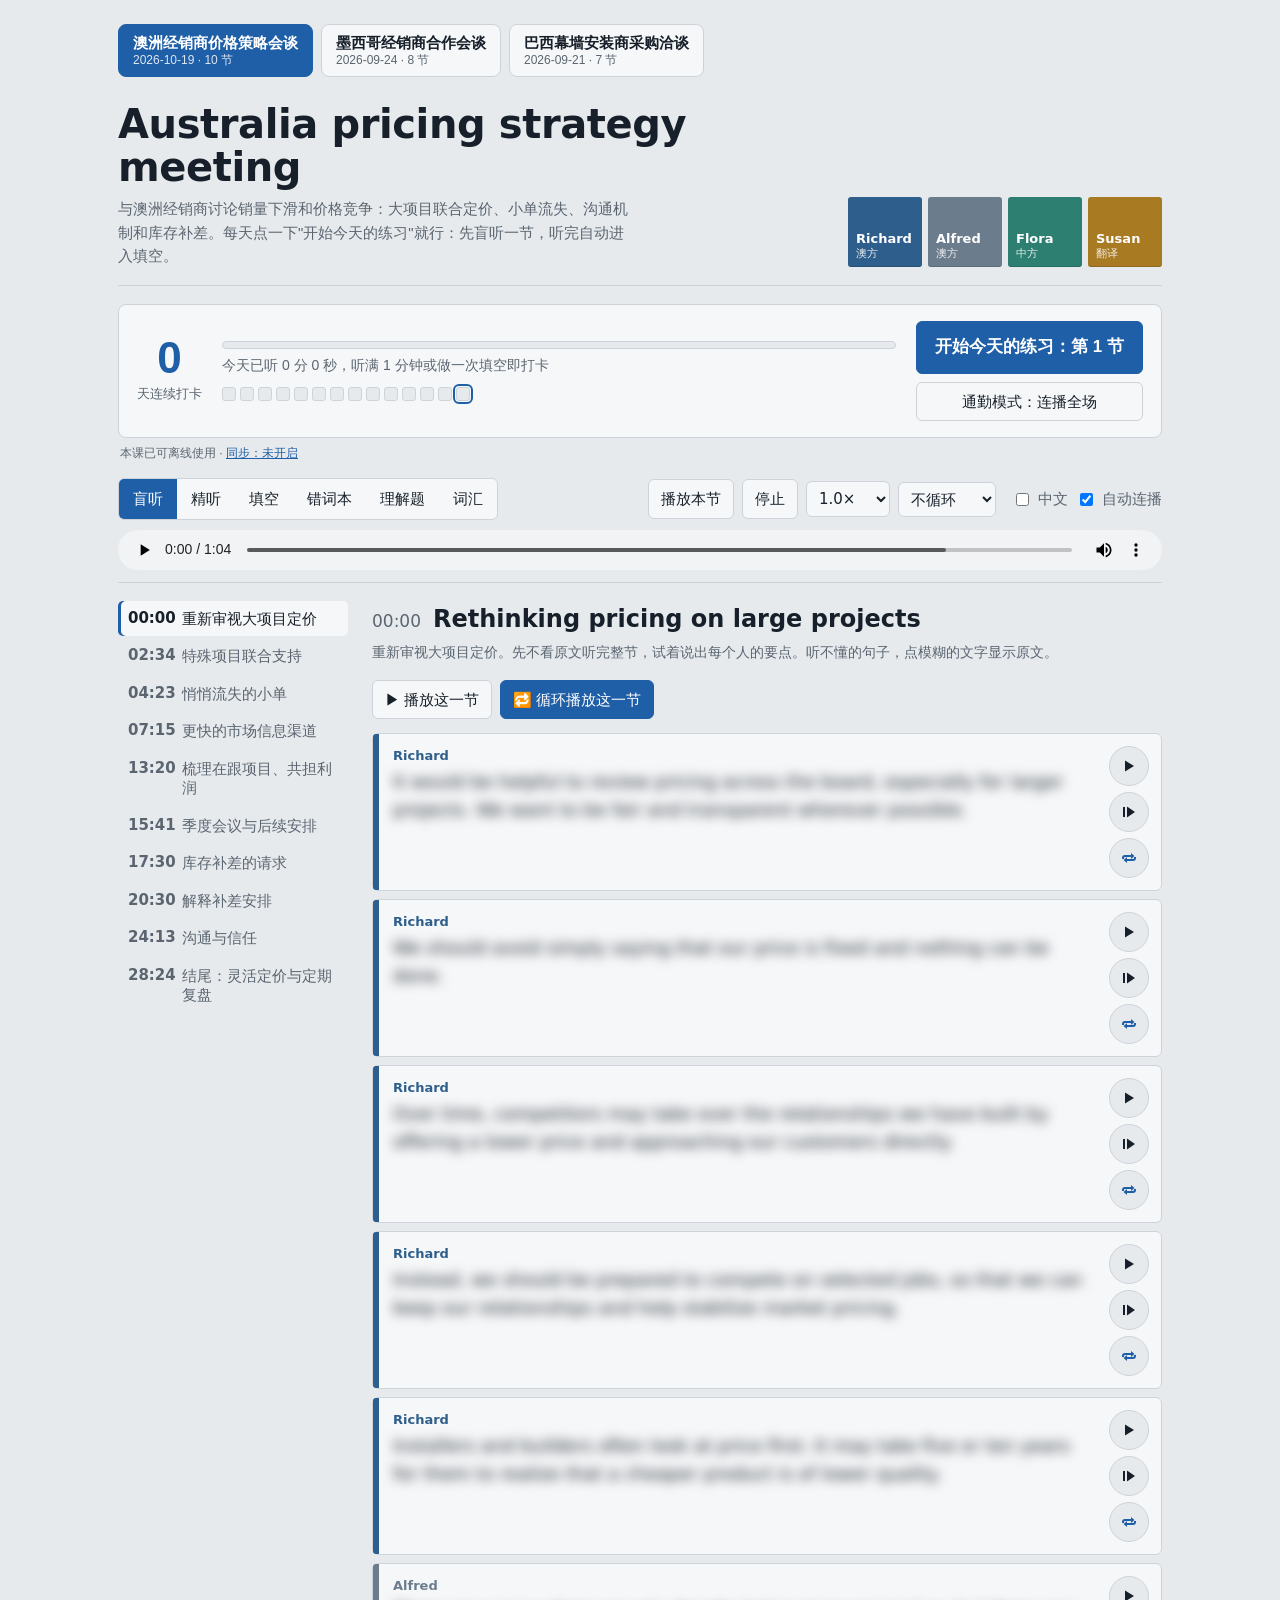
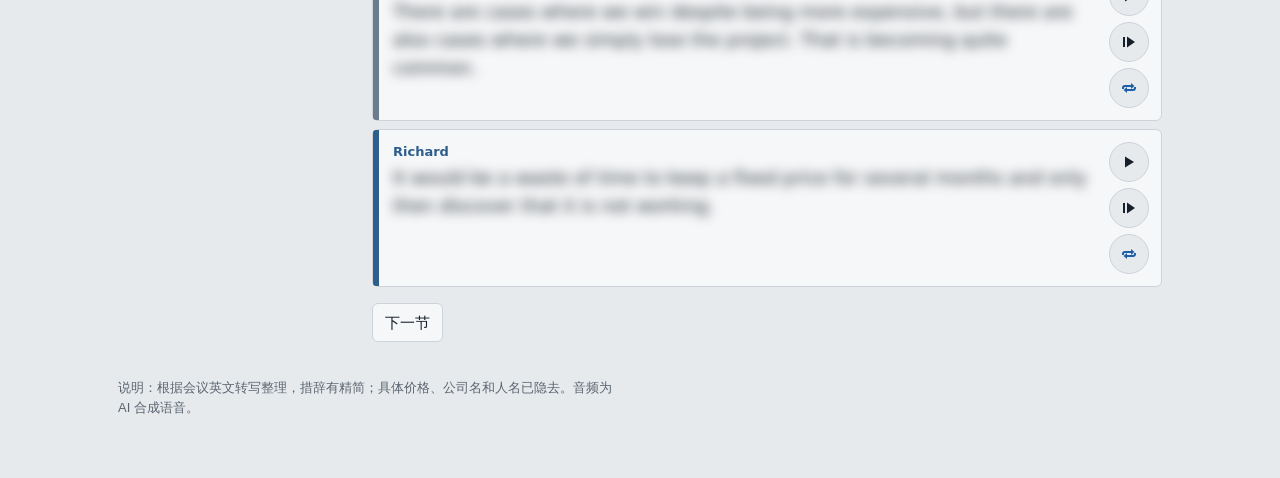
<file: listening/index.html>
<!DOCTYPE html>
<html lang="zh-CN"><head><meta charset="utf-8">
<meta name="viewport" content="width=device-width, initial-scale=1, viewport-fit=cover">
<meta name="apple-mobile-web-app-capable" content="yes"><meta name="mobile-web-app-capable" content="yes">
<meta name="apple-mobile-web-app-title" content="会议听力"><meta name="apple-mobile-web-app-status-bar-style" content="default">
<meta name="theme-color" content="#E7EAED" media="(prefers-color-scheme: light)"><meta name="theme-color" content="#14191F" media="(prefers-color-scheme: dark)">
<link rel="manifest" href="manifest.webmanifest">
<link rel="apple-touch-icon" href="icon-180.png"><link rel="icon" href="icon-192.png">
<title>会议听力训练</title>
<link rel="stylesheet" href="style.css">
</head>
<body><div class="wrap">
<nav class="lessons zh" id="lessonTabs" aria-label="选择课程"></nav>
<header><div>
  <h1 id="title">会议听力训练</h1>
  <p class="sub zh" id="intro"></p></div>
  <div class="swatches" id="swatches" aria-label="说话人"></div></header>

<section class="today zh" aria-label="今日进度">
<div class="streak"><b id="streakN">0</b><span>天连续打卡</span></div>
<div><div class="meter"><i id="goalFill"></i></div><span id="goalTxt"></span><div class="dots" id="dots" aria-label="最近 14 天"></div></div>
<div class="acts"><button class="btn primary big" id="startToday">开始今天的练习</button><button class="btn" id="commute">通勤模式：连播全场</button></div>
</section>
<p class="status zh"><span id="offline">正在准备离线版…</span> · <button class="linkbtn" id="syncBtn">同步：未开启</button></p>

<div class="bar">
<div class="modes" role="group" aria-label="练习模式">
<button data-mode="blind" class="zh">盲听</button><button data-mode="intensive" class="zh">精听</button><button data-mode="dictation" class="zh">填空</button><button data-mode="wrong" class="zh">错词本<span id="wrongBadge"></span></button><button data-mode="quiz" class="zh">理解题</button><button data-mode="vocab" class="zh">词汇</button></div>
<div class="ctrl"><button class="btn zh" id="playAll">播放本节</button><button class="btn zh" id="stop">停止</button>
<select id="rate" aria-label="语速"><option value="0.75">0.75×</option><option value="0.9">0.9×</option><option value="1" selected>1.0×</option><option value="1.25">1.25×</option><option value="1.5">1.5×</option><option value="2">2.0×</option></select>
<select id="loop" aria-label="循环" class="zh"><option value="off">不循环</option><option value="line">单句循环</option><option value="sec">本节循环</option></select><span id="loopN" class="loopn zh"></span>
<label class="tg zh"><input type="checkbox" id="showZh">中文</label><label class="tg zh"><input type="checkbox" id="auto" checked>自动连播</label></div>
<audio id="au" controls preload="metadata" playsinline style="width:100%"></audio>
</div>
<div class="main"><nav class="sections" id="nav" aria-label="会议章节"></nav><section id="content" aria-live="polite"><p class="hint zh">加载中…</p></section></div>
<footer class="zh" id="note"></footer>
</div>

<dialog id="syncDlg" class="zh">
<form method="dialog">
<h3>手机和电脑同步进度</h3>
<div id="syncOff">
  <p>不用注册账号。在一台设备上点"生成同步码"，再把同步码输入到另一台设备，两边的打卡和错词本就会自动合并。</p>
  <p><button type="button" class="btn primary" id="syncNew">生成同步码</button></p>
  <p>已经有同步码？<br><input id="syncIn" placeholder="xxxx-xxxx-xxxx-xxxx-xxxx" autocomplete="off" autocapitalize="off" spellcheck="false"> <button type="button" class="btn" id="syncJoin">使用</button></p>
</div>
<div id="syncOn" hidden>
  <p>同步已开启。你的同步码：</p>
  <p><code id="syncCode"></code> <button type="button" class="btn" id="syncCopy">复制</button></p>
  <p class="hint">在另一台设备打开本页 → 点"同步" → 输入这个码。同步码相当于密码，别发给别人。</p>
  <p><button type="button" class="btn" id="syncNow">立即同步</button> <button type="button" class="btn" id="syncOffBtn">在本设备关闭同步</button></p>
  <p class="hint" id="syncMsg"></p>
</div>
<p class="hint" style="border-top:1px solid var(--line);padding-top:10px">想从头开始？<button type="button" class="linkbtn" id="resetBtn" style="font-size:14px">清空所有进度</button></p>
<p><button class="btn">关闭</button></p>
</form>
</dialog>

<script src="config.js"></script>
<script src="app.js"></script>
</body></html>
</file>
<file: listening/style.css>
:root{
  --bg:#E7EAED; --panel:#F6F7F8; --line:#CDD3D9; --ink:#17202A; --muted:#5A6570;
  --accent:#1F5FA8; --spkmix:100%; --accent-soft:#DCE7F4; --ok:#1E7A4F; --bad:#B23A2E; --hl:#FFF4D6;
  box-sizing:border-box;
  padding-top:env(safe-area-inset-top,0px); padding-bottom:env(safe-area-inset-bottom,0px);
}
@media (prefers-color-scheme: dark){ :root:not([data-theme="light"]){
  --bg:#14191F; --panel:#1C232B; --line:#2E3842; --ink:#E6EAEE; --muted:#9AA6B2;
  --accent:#6FA3E0; --spkmix:62%; --accent-soft:#1F3148; --ok:#5CC08F; --bad:#E0776B; --hl:#3A3320;
}}
:root[data-theme="dark"]{
  --bg:#14191F; --panel:#1C232B; --line:#2E3842; --ink:#E6EAEE; --muted:#9AA6B2;
  --accent:#6FA3E0; --spkmix:62%; --accent-soft:#1F3148; --ok:#5CC08F; --bad:#E0776B; --hl:#3A3320;
}
*,*::before,*::after{box-sizing:inherit}
html{scroll-padding-top:env(safe-area-inset-top,0px)}
body{margin:0;background:var(--bg);color:var(--ink);font-family:"Barlow","Noto Sans SC",system-ui,-apple-system,"PingFang SC","Microsoft YaHei",sans-serif;font-size:17px;line-height:1.55}
.zh{font-family:"Noto Sans SC","PingFang SC","Microsoft YaHei",sans-serif}
button,select,input{font:inherit;color:inherit}
button{cursor:pointer}
:focus-visible{outline:2px solid var(--accent);outline-offset:2px}
.wrap{max-width:1080px;margin:0 auto;padding:20px 18px 60px}

header{display:grid;grid-template-columns:1fr auto;gap:16px;align-items:end;padding:8px 0 18px;border-bottom:1px solid var(--line)}
h1{font-size:clamp(26px,4.4vw,40px);line-height:1.08;margin:0;font-weight:700;letter-spacing:-.01em}
.sub{color:var(--muted);margin:8px 0 0;font-size:15px;max-width:62ch}
.swatches{display:flex;gap:6px}
.sw{width:74px;padding:34px 8px 7px;border-radius:3px;color:#fff;font-size:13px;font-weight:600;line-height:1.2;box-shadow:inset 0 -1px 0 rgba(0,0,0,.15)}
.sw small{display:block;font-weight:400;opacity:.85;font-size:11px}

audio{height:40px}
.bar{position:sticky;top:env(safe-area-inset-top,0px);z-index:5;background:var(--bg);padding:12px 0;display:flex;flex-wrap:wrap;gap:10px;align-items:center;border-bottom:1px solid var(--line)}
.modes{display:flex;background:var(--panel);border:1px solid var(--line);border-radius:6px;overflow:hidden}
.modes button{border:0;background:none;padding:8px 14px;font-size:15px}
.modes button[aria-pressed="true"]{background:var(--accent);color:#fff}
.ctrl{display:flex;gap:8px;align-items:center;flex-wrap:wrap;margin-left:auto}
.btn{border:1px solid var(--line);background:var(--panel);border-radius:6px;padding:7px 12px;font-size:15px}
.btn.primary{background:var(--accent);border-color:var(--accent);color:#fff}
select{border:1px solid var(--line);background:var(--panel);border-radius:6px;padding:7px 8px;font-size:15px}
label.tg{display:flex;gap:6px;align-items:center;font-size:15px;color:var(--muted)}

.main{display:grid;grid-template-columns:230px 1fr;gap:24px;margin-top:18px}
nav.sections{display:flex;flex-direction:column;gap:2px;position:sticky;top:76px;align-self:start}
nav.sections button{text-align:left;border:0;background:none;padding:8px 10px;border-radius:5px;display:grid;grid-template-columns:48px 1fr;gap:6px;font-size:15px;line-height:1.3;color:var(--muted)}
nav.sections button .ts{font-variant-numeric:tabular-nums;font-weight:600}
nav.sections button[aria-current="true"]{background:var(--panel);color:var(--ink);box-shadow:inset 3px 0 0 var(--accent)}
nav.sections button .done{color:var(--ok);font-size:12px}

.sectitle{display:flex;align-items:baseline;gap:12px;margin:0 0 4px}
.sectitle h2{margin:0;font-size:24px;font-weight:600}
.sectitle .ts{color:var(--muted);font-variant-numeric:tabular-nums}
.hint{color:var(--muted);font-size:14px;margin:0 0 16px}

.line{display:grid;grid-template-columns:6px 1fr auto;gap:0 14px;background:var(--panel);border:1px solid var(--line);border-radius:6px;padding:12px 12px 12px 0;margin-bottom:8px;transition:background .2s}
.line.playing{background:var(--hl)}
.line .bar-c{border-radius:3px 0 0 3px;margin:-12px 0 -12px 0}
.who{font-size:13px;font-weight:600;margin-bottom:2px}
.en{font-size:18px;max-width:68ch}
.en.hidden{filter:blur(6px);user-select:none;cursor:pointer}
.zhline{color:var(--muted);font-size:15px;margin-top:4px;max-width:60ch}
.lbtns{display:flex;flex-direction:column;gap:6px}
.icon{width:36px;height:36px;border-radius:50%;border:1px solid var(--line);background:var(--bg);display:grid;place-items:center;padding:0}
.icon svg{width:16px;height:16px;fill:currentColor}

.blank{border:0;border-bottom:2px solid var(--accent);background:var(--accent-soft);padding:0 4px;font-size:17px;border-radius:3px 3px 0 0;min-width:4ch}
.blank.ok{border-color:var(--ok);background:transparent;color:var(--ok);font-weight:600}
.blank.bad{border-color:var(--bad)}
.ans{color:var(--bad);font-size:14px;margin-left:3px}
.score{margin:14px 0;font-size:16px}

.q{background:var(--panel);border:1px solid var(--line);border-radius:6px;padding:14px 16px;margin-bottom:12px}
.q p{margin:0 0 10px;font-weight:500}
.opt{display:block;width:100%;text-align:left;border:1px solid var(--line);background:var(--bg);border-radius:5px;padding:8px 12px;margin-bottom:6px;font-size:16px}
.opt.right{border-color:var(--ok);color:var(--ok);font-weight:600}
.opt.wrong{border-color:var(--bad);color:var(--bad)}
.expl{font-size:14px;color:var(--muted);margin-top:4px}

table.vocab{width:100%;border-collapse:collapse;background:var(--panel);border:1px solid var(--line);border-radius:6px}
.vocab td,.vocab th{padding:9px 12px;border-bottom:1px solid var(--line);text-align:left;vertical-align:top;font-size:16px}
.vocab th{font-weight:600;color:var(--muted);font-size:14px}
.vwrap{overflow-x:auto}
.warn{background:var(--hl);border-radius:6px;padding:10px 14px;font-size:14px;margin:14px 0}
footer{color:var(--muted);font-size:13px;margin-top:36px;max-width:70ch}

@media (max-width:760px){
  header{grid-template-columns:1fr}
  .swatches{order:-1}
  .sw{width:auto;flex:1;padding-top:22px}
  .main{grid-template-columns:1fr}
  nav.sections{flex-direction:row;overflow-x:auto;position:static;padding-bottom:4px}
  nav.sections button{grid-template-columns:auto;white-space:nowrap}
  nav.sections button .nm{display:none}
  .ctrl{margin-left:0}
  .en{font-size:17px}
}
@media (prefers-reduced-motion:reduce){*{transition:none!important}}

.today{display:grid;grid-template-columns:auto 1fr auto;gap:20px;align-items:center;background:var(--panel);border:1px solid var(--line);border-radius:8px;padding:16px 18px;margin:18px 0 6px}
.streak{text-align:center;min-width:76px}
.streak b{display:block;font-size:44px;line-height:1;font-weight:700;color:var(--accent);font-variant-numeric:tabular-nums}
.streak span{font-size:13px;color:var(--muted)}
.meter{height:8px;background:var(--bg);border-radius:4px;overflow:hidden;border:1px solid var(--line)}
.meter i{display:block;height:100%;width:0;background:var(--ok);transition:width .4s}
#goalTxt{display:block;font-size:14px;color:var(--muted);margin-top:6px}
.dots{display:flex;gap:5px;margin-top:10px}
.dot{width:14px;height:14px;border-radius:3px;background:var(--bg);border:1px solid var(--line)}
.dot.on{background:var(--ok);border-color:var(--ok)}
.dot.now{outline:2px solid var(--accent);outline-offset:1px}
.acts{display:flex;flex-direction:column;gap:8px}
.btn.big{font-size:17px;padding:12px 18px;font-weight:600}
#sync{font-size:12px;color:var(--muted);margin:0 0 4px 2px}
.flow{background:var(--accent-soft);border-left:3px solid var(--accent);padding:10px 14px;border-radius:4px;margin-bottom:14px;font-size:15px}
.pn{display:flex;gap:10px;margin-top:16px}
.meta{font-weight:400;color:var(--muted)}
.lbtns .icon{width:40px;height:40px}
@media (max-width:760px){
  .today{grid-template-columns:auto 1fr;gap:14px}
  .acts{grid-column:1/-1}
  .btn.big{width:100%}
  h1{font-size:24px}.sub{display:none}
  .sw{padding-top:12px;font-size:12px}
  .bar{position:static}
  #au{position:sticky;top:env(safe-area-inset-top,0px);z-index:6;background:var(--bg)}
  .modes{overflow-x:auto;max-width:100%}.modes button{padding:8px 11px;white-space:nowrap}
}

.lesson-pick{display:inline-flex;gap:8px;align-items:center;font-size:14px;color:var(--muted);margin-bottom:8px}
.lesson-pick select{max-width:70vw}
.status{font-size:12px;color:var(--muted);margin:0 0 4px 2px}
.linkbtn{border:0;background:none;padding:0;color:var(--accent);font-size:12px;text-decoration:underline}
dialog{border:1px solid var(--line);border-radius:10px;background:var(--panel);color:var(--ink);max-width:min(460px,calc(100vw - 32px));padding:6px 20px 14px}
dialog::backdrop{background:rgba(0,0,0,.35)}
dialog h3{margin:14px 0 6px}
dialog p{font-size:15px}
dialog input{border:1px solid var(--line);background:var(--bg);border-radius:6px;padding:7px 8px;width:100%;margin:6px 0;font-family:ui-monospace,Menlo,monospace}
dialog code{font-size:17px;font-weight:600;letter-spacing:.03em;background:var(--bg);padding:4px 8px;border-radius:5px;word-break:break-all}
.who .role{font-weight:400;color:var(--muted)}
.today>div{min-width:0}
.dots{gap:4px}
.dot{flex:1 1 0;max-width:14px;height:auto;aspect-ratio:1}

.lessons{display:flex;gap:8px;overflow-x:auto;margin:4px 0 16px;padding-bottom:2px}
.lessons button{flex:none;border:1px solid var(--line);background:var(--panel);border-radius:8px;padding:8px 14px;font-size:15px;font-weight:600;text-align:left;line-height:1.3}
.lessons button small{display:block;color:var(--muted);font-size:12px;font-weight:400}
.lessons button[aria-pressed="true"]{border-color:var(--accent);background:var(--accent);color:#fff}
.lessons button[aria-pressed="true"] small{color:#fff;opacity:.85}
.loopn{font-size:13px;color:var(--accent);font-weight:600;min-width:0}
.lbtns .icon[data-loop]{color:var(--accent)}
.secplay{display:flex;gap:8px;flex-wrap:wrap;margin:0 0 14px}
</file>
